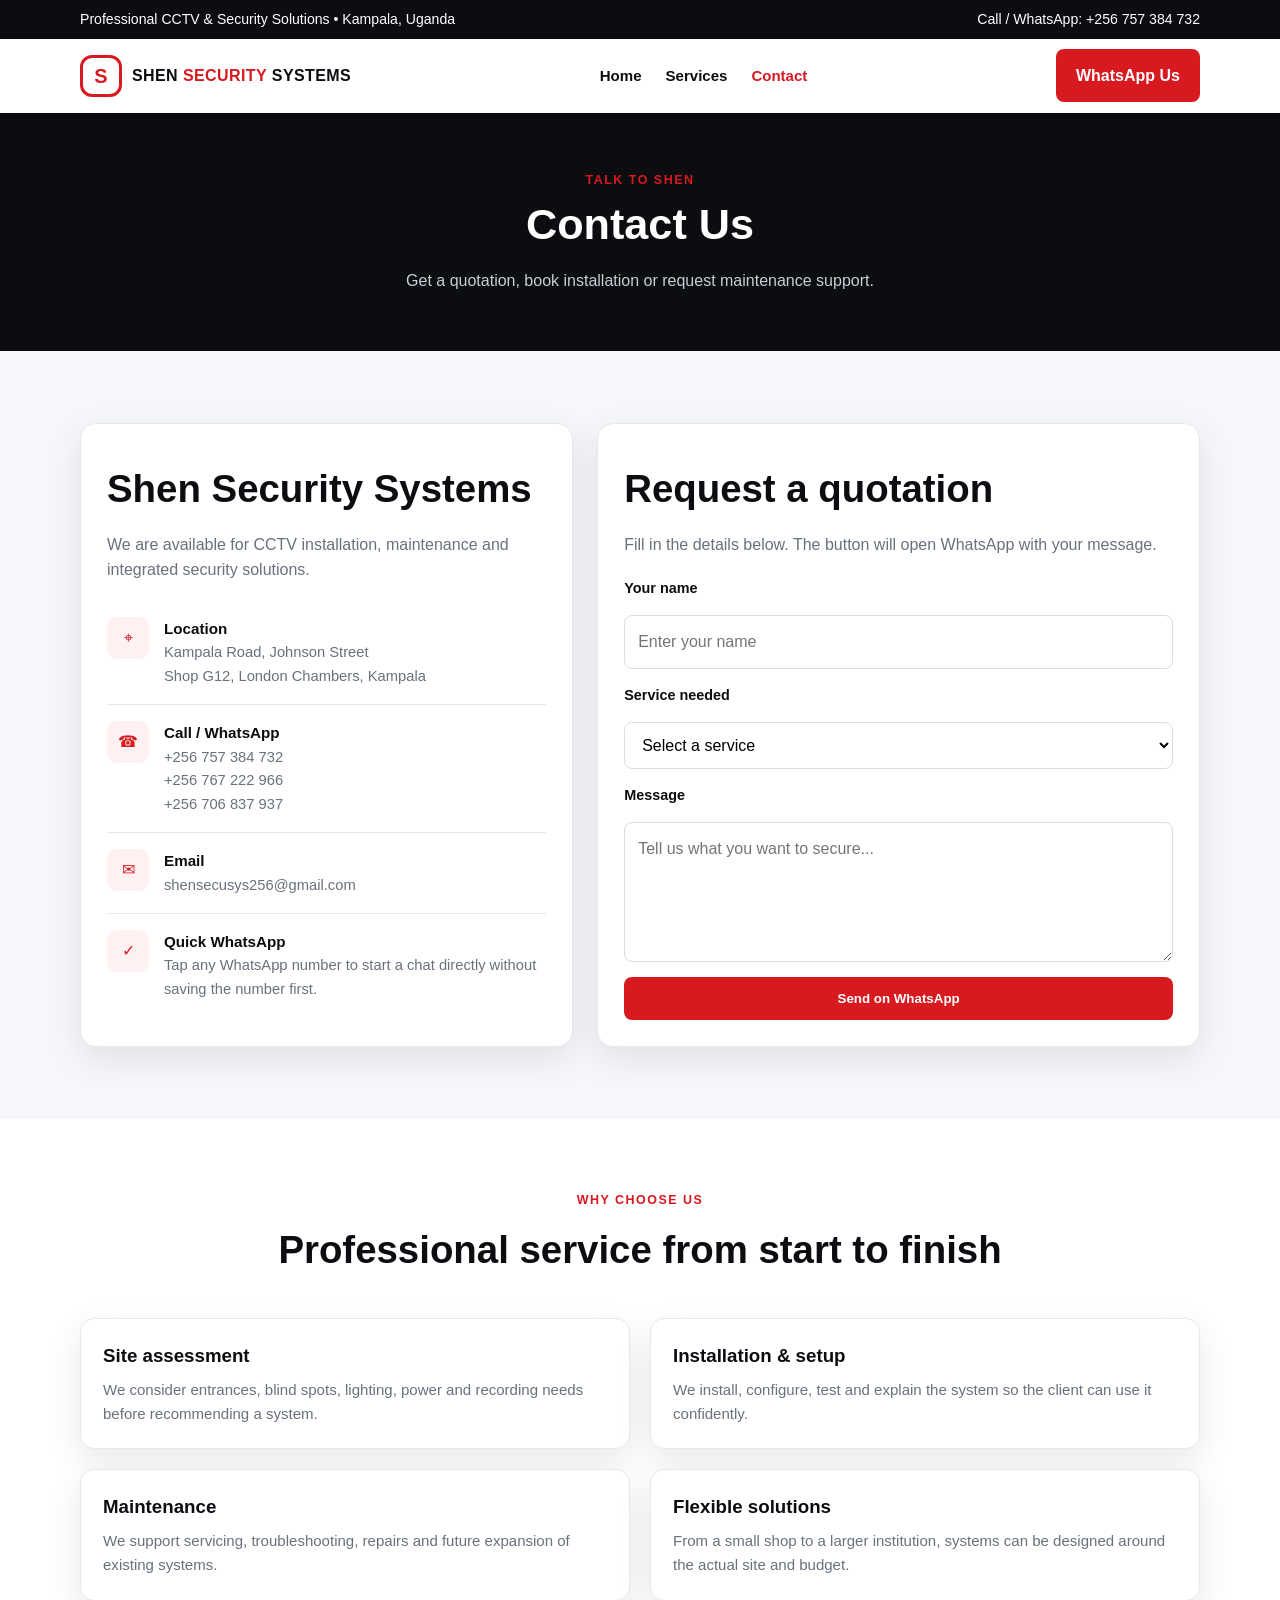
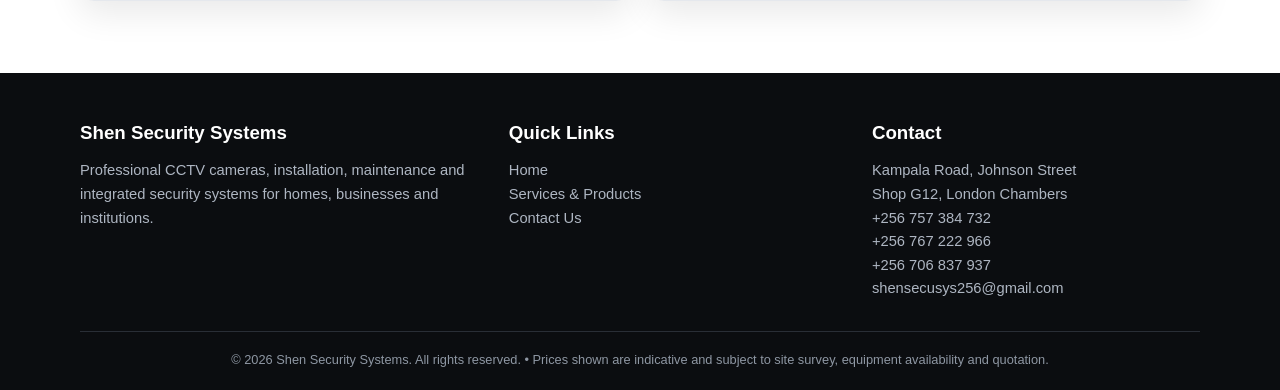
<file: contacts.html>
<!DOCTYPE html>
<html lang="en">
<head>
<meta charset="UTF-8">
<meta name="viewport" content="width=device-width, initial-scale=1.0">
<meta name="description" content="Shen Security Systems - CCTV, alarms, access control, installation and maintenance in Kampala, Uganda.">
<title>Contact | Shen Security Systems</title>
<link rel="stylesheet" href="style.css">
</head>
<body>
<div class="topbar"><div class="container"><span>Professional CCTV & Security Solutions • Kampala, Uganda</span><span>Call / WhatsApp: +256 757 384 732</span></div></div>
<header>
  <div class="container nav">
    <a class="logo" href="index.html">
      <div class="logo-mark">S</div>
      <div>SHEN <strong>SECURITY</strong> SYSTEMS</div>
    </a>
    <nav>
      <ul>
        <li><a class="" href="index.html">Home</a></li>
        <li><a class="" href="services.html">Services</a></li>
        <li><a class="active" href="contacts.html">Contact</a></li>
      </ul>
    </nav>
    <a class="btn btn-primary" href="https://wa.me/256757384732?text=Hello%20Shen%20Security%20Systems%2C%20I%20would%20like%20a%20security%20quotation.">WhatsApp Us</a>
  </div>
</header>

<main>
<section class="page-hero"><div class="container"><div class="kicker">Talk to Shen</div><h1>Contact Us</h1><p>Get a quotation, book installation or request maintenance support.</p></div></section>
<section class="section">
<div class="container contact-grid">
<div class="contact-box">
<h2>Shen Security Systems</h2>
<p style="color:var(--muted);margin:8px 0 18px">We are available for CCTV installation, maintenance and integrated security solutions.</p>
<div class="contact-item"><div class="contact-icon">⌖</div><div><h3>Location</h3><p>Kampala Road, Johnson Street<br>Shop G12, London Chambers, Kampala</p></div></div>
<div class="contact-item"><div class="contact-icon">☎</div><div><h3>Call / WhatsApp</h3><p><a href="https://wa.me/256757384732">+256 757 384 732</a><br><a href="https://wa.me/256767222966">+256 767 222 966</a><br><a href="https://wa.me/256706837937">+256 706 837 937</a></p></div></div>
<div class="contact-item"><div class="contact-icon">✉</div><div><h3>Email</h3><p><a href="mailto:shensecusys256@gmail.com">shensecusys256@gmail.com</a></p></div></div>
<div class="contact-item"><div class="contact-icon">✓</div><div><h3>Quick WhatsApp</h3><p>Tap any WhatsApp number to start a chat directly without saving the number first.</p></div></div>
</div>
<div class="form-box">
<h2>Request a quotation</h2>
<p style="color:var(--muted);margin:7px 0 20px">Fill in the details below. The button will open WhatsApp with your message.</p>
<form onsubmit="sendQuote(event)">
<label for="name">Your name</label>
<input id="name" required placeholder="Enter your name">
<label for="service">Service needed</label>
<select id="service" required>
<option value="">Select a service</option>
<option>CCTV installation</option><option>CCTV maintenance</option><option>Alarm system</option><option>Access control</option><option>Perimeter security</option><option>Other security system</option>
</select>
<label for="message">Message</label>
<textarea id="message" required placeholder="Tell us what you want to secure..."></textarea>
<button class="btn btn-primary" type="submit">Send on WhatsApp</button>
</form>
</div>
</div>
</section>
<section class="section" style="background:#fff">
<div class="container">
<div class="section-head"><div class="kicker">Why choose us</div><h2>Professional service from start to finish</h2></div>
<div class="faq">
<div class="card"><h3>Site assessment</h3><p>We consider entrances, blind spots, lighting, power and recording needs before recommending a system.</p></div>
<div class="card"><h3>Installation & setup</h3><p>We install, configure, test and explain the system so the client can use it confidently.</p></div>
<div class="card"><h3>Maintenance</h3><p>We support servicing, troubleshooting, repairs and future expansion of existing systems.</p></div>
<div class="card"><h3>Flexible solutions</h3><p>From a small shop to a larger institution, systems can be designed around the actual site and budget.</p></div>
</div>
</div>
</section>
</main>
<script>
function sendQuote(e){
  e.preventDefault();
  const name=document.getElementById('name').value.trim();
  const service=document.getElementById('service').value;
  const message=document.getElementById('message').value.trim();
  const text=`Hello Shen Security Systems. My name is ${name}. I need help with ${service}. ${message}`;
  window.location.href='https://wa.me/256757384732?text='+encodeURIComponent(text);
}
</script>

<footer>
  <div class="container">
    <div class="footer-grid">
      <div>
        <h3>Shen Security Systems</h3>
        <p>Professional CCTV cameras, installation, maintenance and integrated security systems for homes, businesses and institutions.</p>
      </div>
      <div>
        <h3>Quick Links</h3>
        <ul><li><a href="index.html">Home</a></li><li><a href="services.html">Services & Products</a></li><li><a href="contacts.html">Contact Us</a></li></ul>
      </div>
      <div>
        <h3>Contact</h3>
        <p>Kampala Road, Johnson Street<br>Shop G12, London Chambers</p>
        <p>+256 757 384 732<br>+256 767 222 966<br>+256 706 837 937</p>
        <p>shensecusys256@gmail.com</p>
      </div>
    </div>
    <div class="footer-bottom">© 2026 Shen Security Systems. All rights reserved. • Prices shown are indicative and subject to site survey, equipment availability and quotation.</div>
  </div>
</footer>
</body></html>
</file>
<file: style.css>
:root{
  --red:#d71920;
  --dark:#0b0d10;
  --dark2:#15191f;
  --light:#f5f7fa;
  --white:#ffffff;
  --muted:#69717d;
  --border:#e5e8ed;
  --green:#16a34a;
  --shadow:0 12px 35px rgba(11,13,16,.09);
}
*{box-sizing:border-box;margin:0;padding:0}
html{scroll-behavior:smooth}
body{font-family:Arial,Helvetica,sans-serif;background:var(--light);color:var(--dark);line-height:1.6}
a{text-decoration:none;color:inherit}
img{max-width:100%;display:block}
.container{width:min(1120px,92%);margin:auto}
.topbar{background:var(--dark);color:#fff;font-size:.88rem;padding:8px 0}
.topbar .container{display:flex;justify-content:space-between;gap:15px;flex-wrap:wrap}
header{background:#fff;position:sticky;top:0;z-index:50;box-shadow:0 2px 12px rgba(0,0,0,.06)}
.nav{display:flex;align-items:center;justify-content:space-between;min-height:74px;gap:20px}
.logo{display:flex;align-items:center;gap:10px;font-weight:900;letter-spacing:.4px}
.logo-mark{width:42px;height:42px;border:3px solid var(--red);border-radius:12px;display:grid;place-items:center;color:var(--red);font-size:20px}
.logo span{font-size:1.05rem}.logo strong{color:var(--red)}
nav ul{list-style:none;display:flex;gap:24px;align-items:center}
nav a{font-weight:700;font-size:.94rem}
nav a:hover,nav a.active{color:var(--red)}
.btn{display:inline-flex;align-items:center;justify-content:center;padding:12px 18px;border-radius:8px;font-weight:800;border:2px solid transparent;cursor:pointer}
.btn-primary{background:var(--red);color:#fff}.btn-primary:hover{background:#b9141a}
.btn-dark{background:var(--dark);color:#fff}
.btn-outline{border-color:var(--dark);background:#fff}
.hero{background:linear-gradient(120deg,#080a0d 0%,#15191f 60%,#2a0d10 100%);color:#fff;padding:88px 0 76px;position:relative;overflow:hidden}
.hero:after{content:"";position:absolute;width:440px;height:440px;border:70px solid rgba(215,25,32,.18);border-radius:50%;right:-170px;top:-180px}
.hero-grid{display:grid;grid-template-columns:1.1fr .9fr;gap:50px;align-items:center;position:relative;z-index:1}
.badge{display:inline-block;background:rgba(215,25,32,.14);border:1px solid rgba(215,25,32,.45);color:#ff6b70;padding:7px 12px;border-radius:999px;font-size:.82rem;font-weight:800;margin-bottom:16px}
.hero h1{font-size:clamp(2.2rem,5vw,4.2rem);line-height:1.05;margin-bottom:18px}
.hero h1 span{color:#ff4249}
.hero p{color:#d8dde4;max-width:650px;font-size:1.08rem;margin-bottom:26px}
.hero-actions{display:flex;gap:12px;flex-wrap:wrap}
.hero-card{background:#fff;color:var(--dark);border-radius:18px;padding:12px;box-shadow:0 25px 70px rgba(0,0,0,.3)}
.hero-card img{height:330px;width:100%;object-fit:cover;border-radius:12px}
.section{padding:72px 0}
.section-head{text-align:center;max-width:760px;margin:0 auto 38px}
.kicker{color:var(--red);font-weight:900;text-transform:uppercase;letter-spacing:1.5px;font-size:.78rem}
.section h2{font-size:clamp(1.8rem,3vw,2.6rem);margin:8px 0 12px}
.section-head p{color:var(--muted)}
.cards{display:grid;grid-template-columns:repeat(3,1fr);gap:22px}
.card{background:#fff;border:1px solid var(--border);border-radius:14px;overflow:hidden;box-shadow:var(--shadow)}
.card-body{padding:22px}
.service-icon{width:48px;height:48px;background:#fff0f1;color:var(--red);border-radius:12px;display:grid;place-items:center;font-size:1.25rem;margin-bottom:14px}
.card h3{margin-bottom:7px}.card p{color:var(--muted);font-size:.94rem}
.products{display:grid;grid-template-columns:repeat(3,1fr);gap:22px}
.product{background:#fff;border:1px solid var(--border);border-radius:14px;overflow:hidden;box-shadow:var(--shadow);display:flex;flex-direction:column}
.product-img{height:220px;background:#fff;display:grid;place-items:center;padding:15px}
.product-img img{height:100%;width:100%;object-fit:contain}
.product-body{padding:18px;display:flex;flex-direction:column;flex:1}
.product-body h3{font-size:1.05rem;margin-bottom:5px}.product-body p{color:var(--muted);font-size:.9rem}
.price{font-size:1.1rem;font-weight:900;color:var(--red);margin:12px 0}
.product .btn{margin-top:auto}
.note{font-size:.78rem;color:var(--muted);margin-top:18px;text-align:center}
.directors{display:grid;grid-template-columns:repeat(3,1fr);gap:22px}
.director{background:#fff;border:1px solid var(--border);border-radius:16px;overflow:hidden;text-align:center;box-shadow:var(--shadow)}
.director img{height:330px;width:100%;object-fit:cover;object-position:center top}
.director-body{padding:20px}.director-body h3{margin-bottom:4px}.role{color:var(--red);font-weight:800;font-size:.9rem}.reg{color:var(--muted);font-size:.88rem;margin-top:7px}
.cta{background:var(--red);color:#fff;border-radius:18px;padding:38px;display:flex;align-items:center;justify-content:space-between;gap:20px}
.cta p{opacity:.9;margin-top:5px}.cta .btn{background:#fff;color:var(--red)}
footer{background:var(--dark);color:#d9dde3;padding:45px 0 20px}
.footer-grid{display:grid;grid-template-columns:1.2fr 1fr 1fr;gap:35px}
footer h3{color:#fff;margin-bottom:12px}footer p,footer li{color:#aeb6c2;font-size:.92rem}
footer ul{list-style:none}.footer-bottom{border-top:1px solid #292e36;margin-top:30px;padding-top:18px;text-align:center;font-size:.8rem;color:#8e97a3}
.page-hero{background:var(--dark);color:#fff;padding:58px 0;text-align:center}
.page-hero h1{font-size:2.7rem;margin-bottom:8px}.page-hero p{color:#c8ced7}
.contact-grid{display:grid;grid-template-columns:.9fr 1.1fr;gap:24px}
.contact-box,.form-box{background:#fff;border:1px solid var(--border);border-radius:16px;padding:26px;box-shadow:var(--shadow)}
.contact-item{display:flex;gap:15px;padding:16px 0;border-bottom:1px solid var(--border)}
.contact-item:last-child{border-bottom:0}.contact-icon{width:42px;height:42px;border-radius:10px;background:#fff0f1;color:var(--red);display:grid;place-items:center;flex:none}
.contact-item h3{font-size:.95rem}.contact-item p{color:var(--muted);font-size:.92rem}
form{display:grid;gap:15px}label{font-weight:700;font-size:.9rem}input,textarea,select{width:100%;padding:13px;border:1px solid #d9dee5;border-radius:8px;font:inherit;background:#fff}textarea{min-height:140px;resize:vertical}
.faq{display:grid;grid-template-columns:1fr 1fr;gap:20px}.faq .card{padding:22px}
.list{padding-left:18px;color:var(--muted)}.list li{margin:5px 0}
@media(max-width:850px){
  .hero-grid,.contact-grid{grid-template-columns:1fr}
  .cards,.products,.directors{grid-template-columns:1fr 1fr}
  .footer-grid{grid-template-columns:1fr 1fr}
  nav ul{gap:12px}
}
@media(max-width:600px){
  .topbar .container{justify-content:center}
  .nav{flex-direction:column;padding:14px 0}
  nav ul{flex-wrap:wrap;justify-content:center}
  .hero{padding:60px 0}.hero-card img{height:260px}
  .cards,.products,.directors,.faq,.footer-grid{grid-template-columns:1fr}
  .section{padding:55px 0}.cta{flex-direction:column;align-items:flex-start}
}
</file>
